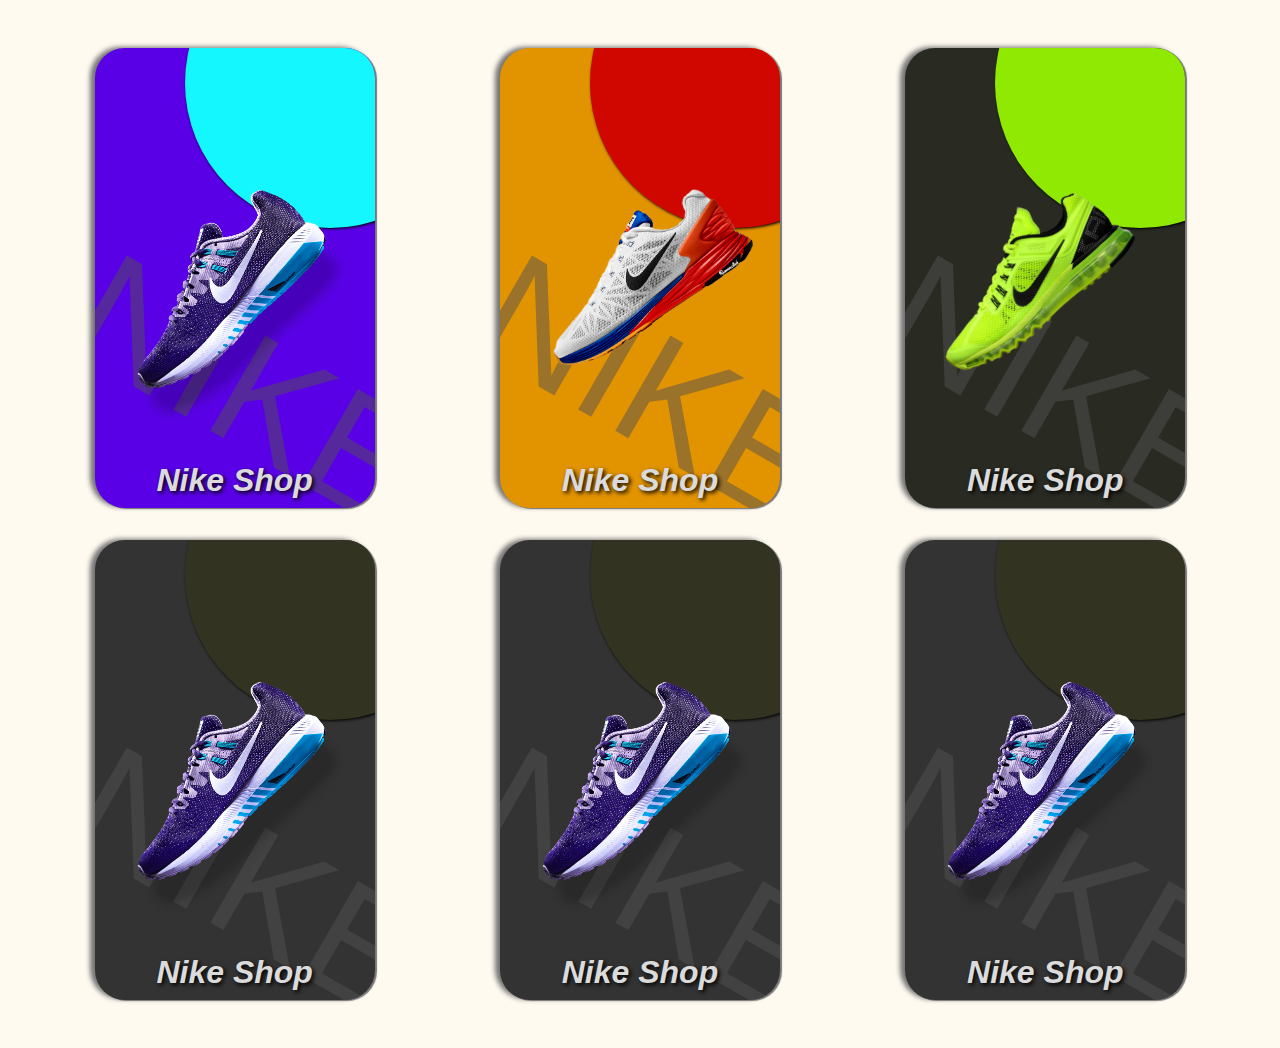
<file: index.html>
<!DOCTYPE html>
<html lang="en">

<head>
    <meta charset="UTF-8">
    <meta name="viewport" content="width=device-width, initial-scale=1.0">
    <title>Cars Shop</title>
    <link rel="stylesheet" href="./style.css">
</head>

<body>
    <div class="contianer">
        <div class="card">
            <div class="imbox">
                <img src="./Daco_1703273 (1).png" alt="">
            </div>
            <div class="img_content">
                <h1>Nike Shop</h1>
                <div class="sizes">
                    <span>Sizes :</span>
                    <span>1</span>
                    <span>8</span>
                    <span>12</span>
                    <span>18</span>
                </div>
                <div class="colors">
                    <span>color : </span>
                    <span></span>
                    <span></span>
                    <span></span>
                    <span></span>
                </div>
                <a href="#">Shop Now</a>

            </div>
        </div>
        <div class="card">
            <div class="imbox">
                <img src="./Nike-Shoe-PNG-715x715.png" alt="">
            </div>
            <div class="img_content">
                <h1>Nike Shop</h1>
                <div class="sizes">
                    <span>Sizes :</span>
                    <span>1</span>
                    <span>8</span>
                    <span>12</span>
                    <span>18</span>
                </div>
                <div class="colors">
                    <span>color : </span>
                    <span></span>
                    <span></span>
                    <span></span>
                    <span></span>
                </div>
                <a href="#">Shop Now</a>

            </div>
        </div>
        <div class="card">
            <div class="imbox">
                <img src="./shoes.png" alt="">
            </div>
            <div class="img_content">
                <h1>Nike Shop</h1>
                <div class="sizes">
                    <span>Sizes :</span>
                    <span>1</span>
                    <span>8</span>
                    <span>12</span>
                    <span>18</span>
                </div>
                <div class="colors">
                    <span>color : </span>
                    <span></span>
                    <span></span>
                    <span></span>
                    <span></span>
                </div>
                <a href="#">Shop Now</a>

            </div>
        </div>
        <div class="card">
            <div class="imbox">
                <img src="./Daco_1703273 (1).png" alt="">
            </div>
            <div class="img_content">
                <h1>Nike Shop</h1>
                <div class="sizes">
                    <span>Sizes :</span>
                    <span>1</span>
                    <span>8</span>
                    <span>12</span>
                    <span>18</span>
                </div>
                <div class="colors">
                    <span>color : </span>
                    <span></span>
                    <span></span>
                    <span></span>
                    <span></span>
                </div>
                <a href="#">Shop Now</a>

            </div>
        </div>
        <div class="card">
            <div class="imbox">
                <img src="./Daco_1703273 (1).png" alt="">
            </div>
            <div class="img_content">
                <h1>Nike Shop</h1>
                <div class="sizes">
                    <span>Sizes :</span>
                    <span>1</span>
                    <span>8</span>
                    <span>12</span>
                    <span>18</span>
                </div>
                <div class="colors">
                    <span>color : </span>
                    <span></span>
                    <span></span>
                    <span></span>
                    <span></span>
                </div>
                <a href="#">Shop Now</a>

            </div>
        </div>
        <div class="card">
            <div class="imbox">
                <img src="./Daco_1703273 (1).png" alt="">
            </div>
            <div class="img_content">
                <h1>Nike Shop</h1>
                <div class="sizes">
                    <span>Sizes :</span>
                    <span>1</span>
                    <span>8</span>
                    <span>12</span>
                    <span>18</span>
                </div>
                <div class="colors">
                    <span>color : </span>
                    <span></span>
                    <span></span>
                    <span></span>
                    <span></span>
                </div>
                <a href="#">Shop Now</a>

            </div>
        </div>

    </div>
</body>

</html>
</file>
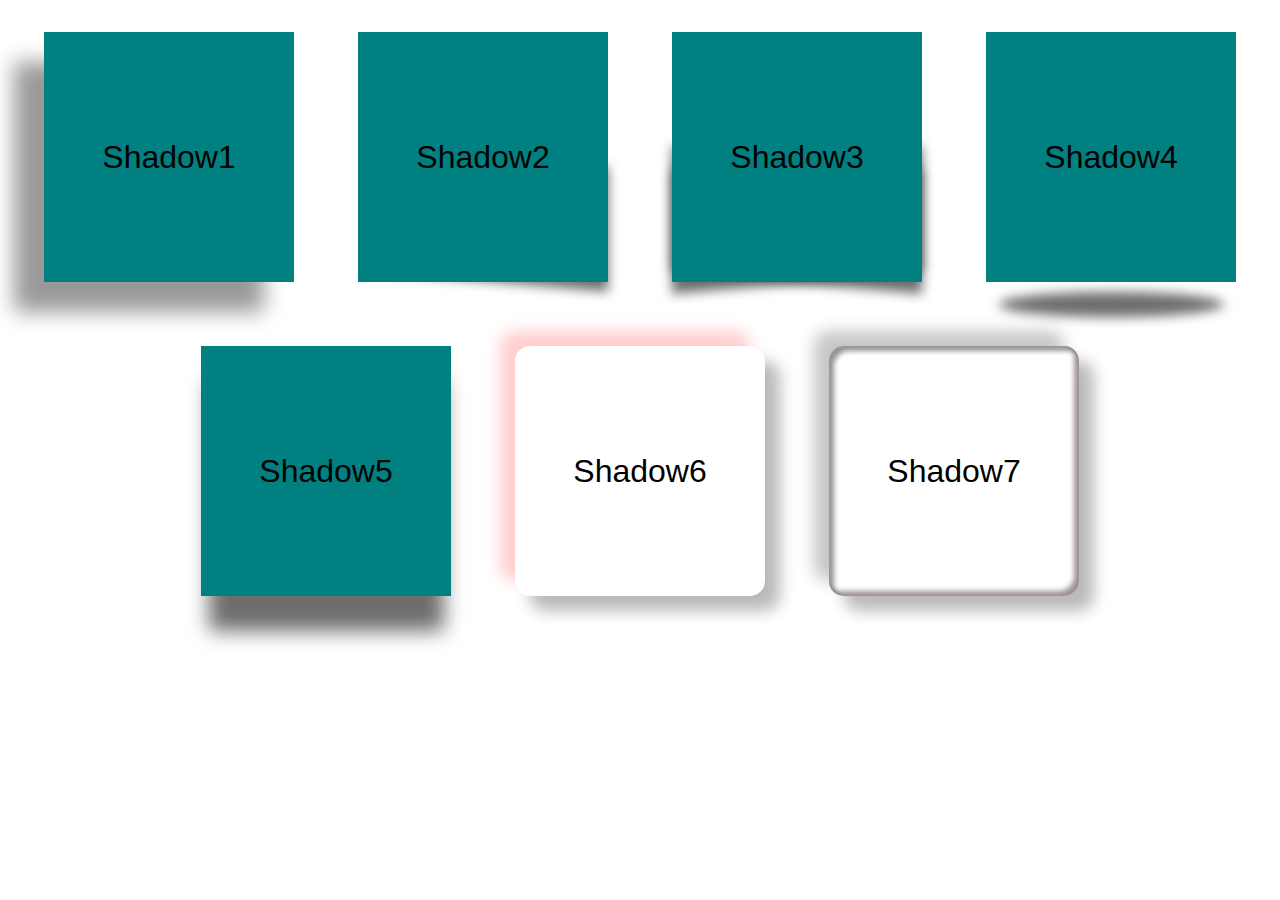
<file: shadow/index.html>
<!DOCTYPE html>
<html lang="en">

<head>
    <meta charset="UTF-8">
    <meta name="viewport" content="width=device-width, initial-scale=1.0">
    <title>shadows</title>
    <link rel="stylesheet" href="./style.css">
</head>

<body>
    <div class="container">
        <div class="shadow1">Shadow1</div>
        <div class="shadow2">Shadow2</div>
        <div class="shadow3">Shadow3</div>
        <div class="shadow4">Shadow4
        </div>
        <div class="shadow5">Shadow5</div>
        <div class="shadow6">Shadow6</div>
        <div class="shadow7">Shadow7</div>
    </div>
</body>

</html>
</file>
<file: style.css>
* {
    margin: 0;
    padding: 0;
    box-sizing: border-box;
}

body {
    background-color: rgb(255, 250, 240);
}

img {
    width: 100%;
    height: auto;
}

.card .imbox {
    z-index: 3;
    width: 100%;
    height: 100%;
    opacity: 1;
    transform: scale(.75) translate( 10px, 7rem);
    transition: 1.6s;
}

.card:hover .imbox {
    opacity: 1;
    transform: scale(.756) translate( 20px, -2rem);
}

.contianer {
    margin: 2rem;
    display: flex;
    flex-flow: row wrap;
    justify-content: space-around;
}

.card {
    margin: 1rem;
    background-color: #333;
    width: 280px;
    height: 460px;
    position: relative;
    border-radius: 30px;
    display: flex;
    flex-flow: column wrap;
    justify-content: center;
    align-items: center;
    overflow: hidden;
    transition: 1s;
    transform-origin: bottom;
    box-shadow: 2px 1px 1px rgb(119, 119, 119), -5px -1px 5px rgb(116, 116, 116);
}

.card:nth-of-type(1) {
    background-color: rgb(89, 0, 231);
}

.card:nth-of-type(2) {
    background-color: rgb(226, 147, 0);
}

.card:nth-of-type(2):hover .imbox {
    transform: scale(.9) translate( 0px, -2rem);
}

.card:nth-of-type(2) .imbox {
    transform: scale(.9) translate( 0px, 5rem);
}

.card:nth-of-type(3) {
    background-color: rgb(41, 43, 35);
}

.card:nth-of-type(3) .imbox {
    transform: rotate(-40deg) translate(-1rem, 7rem) scale(.8);
}

.card:nth-of-type(3):hover .imbox {
    transform-origin: center;
    transform: translate(4rem, 1.7rem) rotate(-40deg) scale(.9);
}

.card:hover {
    transform: scale(1.02, 1.03);
    box-shadow: 6px 3px 3px rgb(119, 119, 119), -8px -3px 10px rgb(116, 116, 116);
}

.card::before {
    content: "NIKE";
    bottom: 0;
    font-size: 10rem;
    color: rgba(82, 82, 82, 0.5);
    position: absolute;
    font-family: sans-serif;
    font-weight: 500;
    transform: rotate(30deg) translateY(-30px);
}

.card::after {
    content: "";
    left: 90px;
    position: absolute;
    top: -110px;
    width: 290px;
    height: 290px;
    background-color: #333322;
    border-radius: 50%;
    box-shadow: 1px 1px 3px black;
    transition: 1s;
    transform-origin: right;
}

.card:nth-of-type(1)::after {
    background-color: #15f7ff;
}

.card:nth-of-type(2)::after {
    background-color: #cf0700;
}

.card:nth-of-type(3)::after {
    background-color: #90e902;
}

.card:hover::after {
    transform: scale(1.5) translate( -20px, 2rem);
}

.img_content {
    position: absolute;
    bottom: 0;
    transform: translate();
    display: flex;
    flex-flow: column wrap;
    justify-content: center;
    align-items: center;
}

.img_content h1 {
    color: #dbdbdb;
    font-family: Verdana, Geneva, Tahoma, sans-serif;
    font-style: italic;
    margin: .4rem;
    text-shadow: 2px 2px 4px black;
    transform: translate(0, 160px);
    transition: 1s ease-out;
    z-index: 100;
}

.card:hover .img_content h1 {
    color: rgb(255, 255, 255);
    transition-delay: .2s;
    transform: translate(0, 0px);
}

.sizes {
    color: white;
    font-family: Verdana, Geneva, Tahoma, sans-serif;
    font-style: italic;
    margin: 0.7rem;
    text-shadow: 1px 1px 3px black;
    font-size: 1.2rem;
    transform: translate(0, 200px);
    transition: .6s ease-out;
    z-index: 100;
}

.card:hover .sizes {
    transition-delay: .7s;
    transform: translate(0, 0px);
}

.colors {
    color: white;
    font-family: Verdana, Geneva, Tahoma, sans-serif;
    font-style: italic;
    margin: .4rem;
    text-shadow: 1px 1px 3px black;
    font-size: 1.2rem;
    transform: translate(0, 200px);
    transition: .6s ease-out;
    z-index: 100;
}

.card:hover .colors {
    transition-delay: .9s;
    transform: translate(0, 0px);
}

.colors span:not(:first-child) {
    cursor: pointer;
    background-color: white;
    ;
    border-radius: 50%;
    padding: .8rem;
    margin-bottom: -.5rem;
    display: inline-block;
    box-shadow: 0 0 5px black;
}

.colors span:nth-child(2) {
    background-color: rgb(0, 80, 201);
}

.colors span:nth-child(3) {
    background-color: rgb(255, 238, 0);
}

.colors span:nth-child(4) {
    background-color: rgb(0, 250, 0);
}

.colors span:nth-child(5) {
    background-color: rgb(199, 2, 2);
}

.colors span:first-child {
    display: inline-block;
}

.card .img_content a {
    display: inline-block;
    color: #333;
    font-size: 1.2rem;
    font-family: 'Franklin Gothic Medium', 'Arial Narrow', Arial, sans-serif;
    font-weight: 700;
    background-color: #ffffff;
    padding: .8rem 1.8rem;
    border-radius: 100px;
    text-decoration: none;
    margin: .7rem 0;
    box-shadow: rgb(46, 46, 46) 1px 1px 3px, rgb(58, 58, 58) -1px -1px 5px;
    transform: translate(0, 200px);
    transition: .6s ease-out;
    z-index: 100;
    margin-bottom: 1.5rem;
    font-style: italic;
}

.card .img_content a:hover {
    --btn-text: rgb(165, 0, 0);
}

.card:hover a {
    transition-delay: 1.2s;
    transform: translate(0, 0);
}
</file>
<file: shadow/style.css>
* {
    margin: 0;
    padding: 0;
    box-sizing: border-box;
}

.container {
    display: flex;
    justify-content: center;
    align-items: center;
    flex-flow: row wrap;
}

.container div {
    display: flex;
    justify-content: center;
    align-items: center;
    flex-flow: column wrap;
    font-size: 2rem;
    font-family: 'Lucida Sans', 'Lucida Sans Regular', 'Lucida Grande', 'Lucida Sans Unicode', Geneva, Verdana, sans-serif;
    margin: 2rem;
    flex: 0 0 250px;
    height: 250px;
    background-color: teal;
    position: relative;
}

.shadow1 {
    box-shadow: -30px 30px 20px rgba(0, 0, 0, 0.4);
}

.shadow2:before {
    content: "";
    position: absolute;
    bottom: 4%;
    right: 0;
    width: 90%;
    height: 50%;
    background-color: rgba(58, 58, 58, 0.74);
    transform: skewY(5deg);
    transform-origin: left;
    filter: blur(6px);
    z-index: -1;
}

.shadow3:before {
    content: "";
    position: absolute;
    bottom: 4%;
    right: 0;
    width: 100%;
    height: 50%;
    background-color: rgba(58, 58, 58, 0.74);
    transform: skewY(5deg);
    transform-origin: left;
    filter: blur(6px);
    z-index: -1;
}

.shadow3::after {
    content: "";
    position: absolute;
    bottom: 4%;
    right: 0;
    width: 100%;
    height: 50%;
    background-color: rgba(58, 58, 58, 0.74);
    transform: skewY(-5deg);
    transform-origin: right;
    filter: blur(6px);
    z-index: -1;
}

.shadow4::after {
    content: "";
    position: absolute;
    bottom: -14%;
    width: 90%;
    height: 10%;
    background-color: rgba(58, 58, 58, 0.74);
    border-radius: 50%;
    filter: blur(6px);
    z-index: -1;
}

.shadow5::after {
    content: "";
    position: absolute;
    bottom: -14%;
    width: 94%;
    height: 100%;
    background-color: rgba(58, 58, 58, 0.74);
    filter: blur(10px);
    z-index: -1;
}

.container div.shadow6 {
    border-radius: 15px;
    background-color: rgb(255, 255, 255);
    box-shadow: 15px 15px 15px rgba(0, 0, 0, 0.274), -15px -15px 15px rgba(255, 75, 75, 0.274);
}

.container div.shadow7 {
    border-radius: 15px;
    background-color: rgb(255, 255, 255);
    box-shadow: 15px 15px 15px rgba(0, 0, 0, 0.274), -15px -15px 15px rgba(54, 46, 46, 0.274), inset 5px 5px 5px rgba(78, 78, 78, 0.603), inset -5px -5px 5px rgba(88, 69, 69, 0.582);
}
</file>
